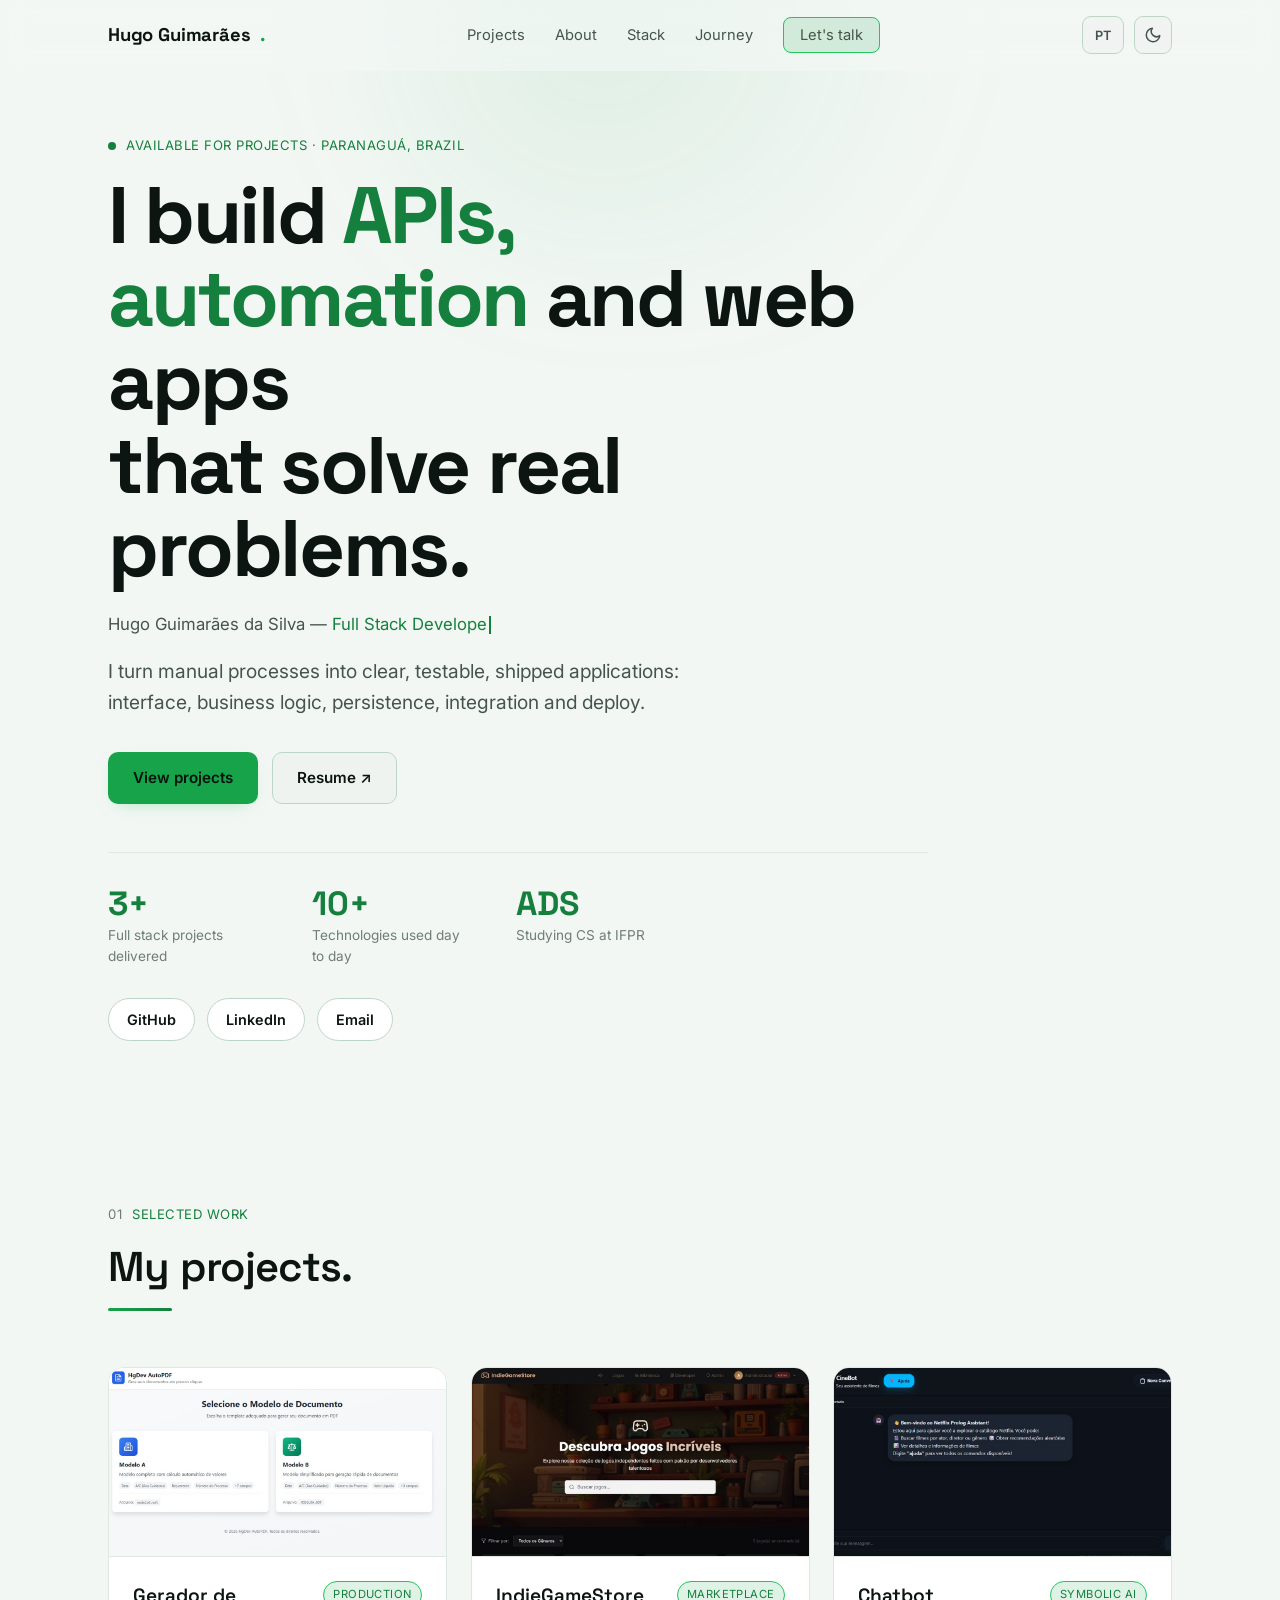
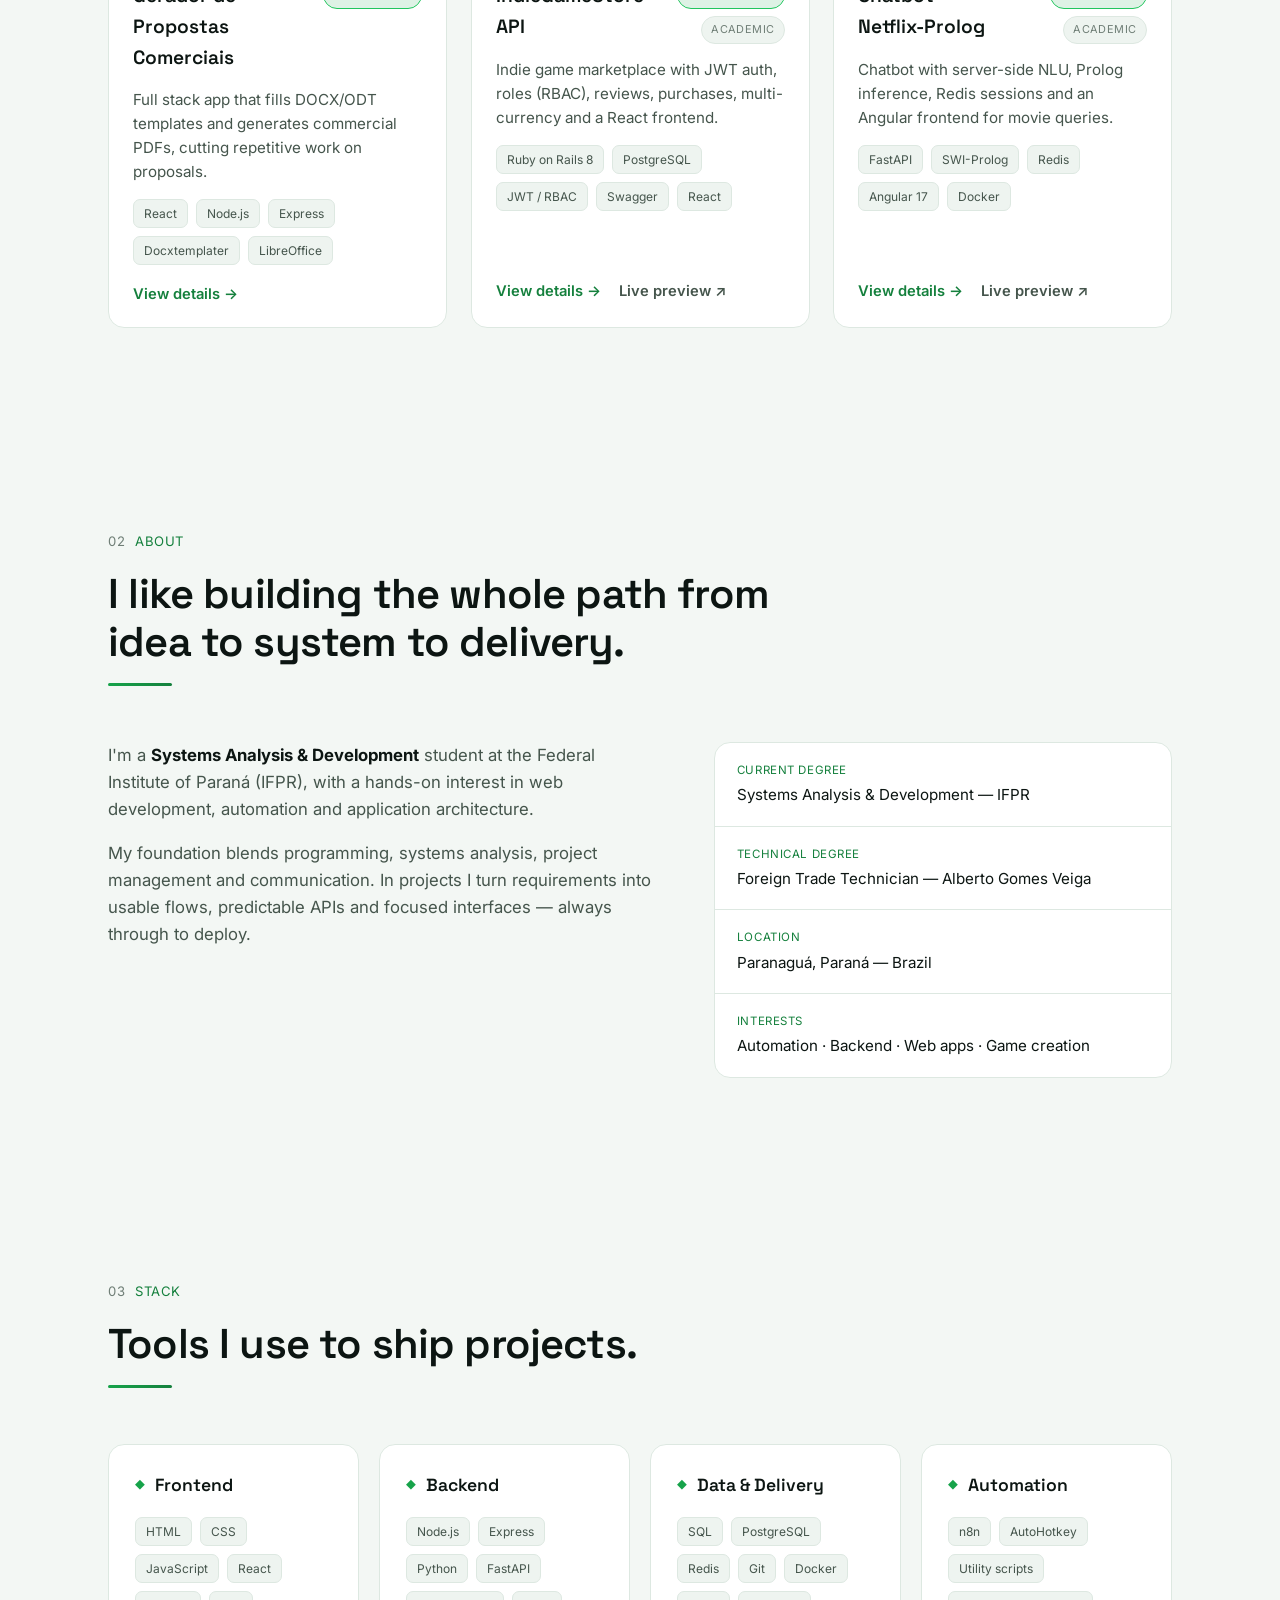
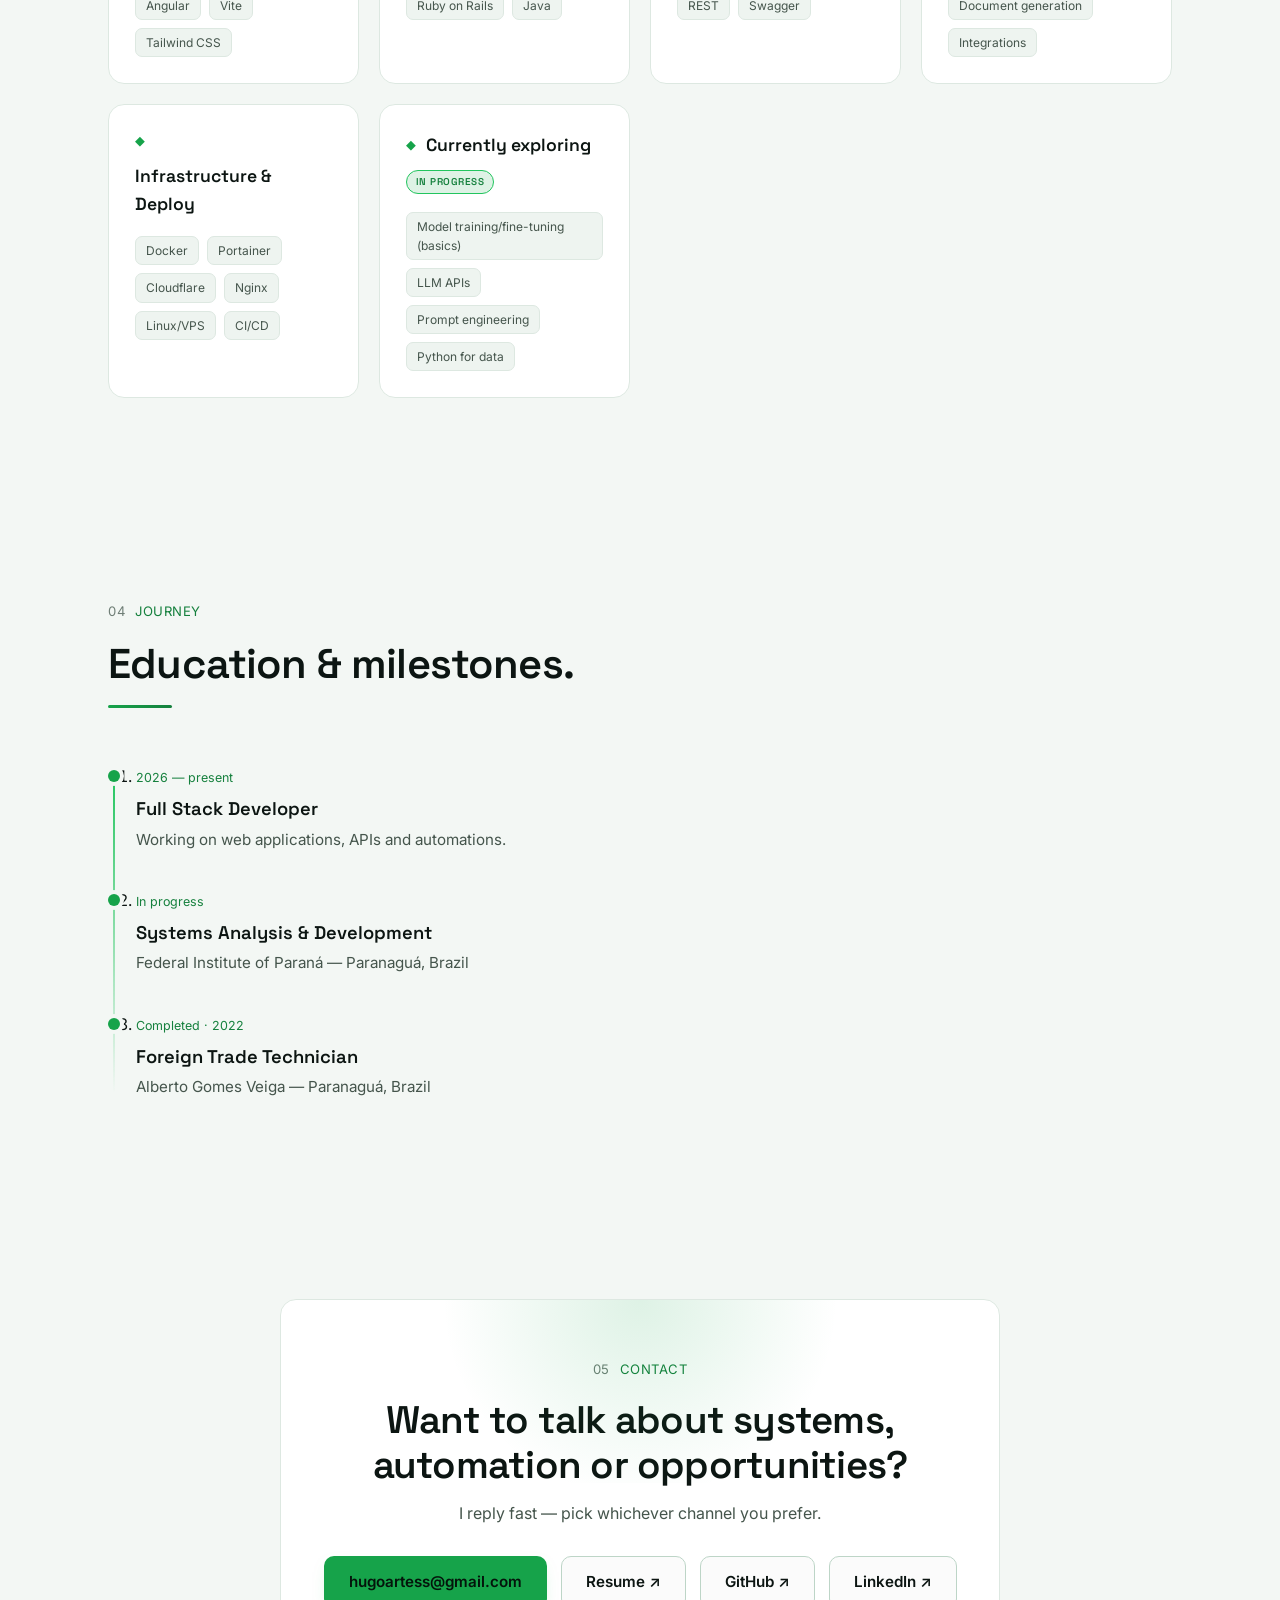
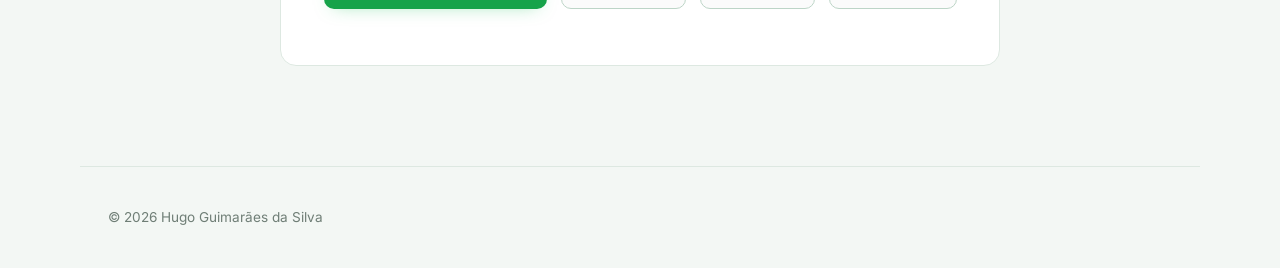
<file: index.html>
<!DOCTYPE html>
<html lang="pt-BR">
<head>
    <meta charset="UTF-8">
    <meta name="viewport" content="width=device-width, initial-scale=1.0">
    <meta name="description" content="Portfólio de Hugo Guimarães da Silva, desenvolvedor full stack focado em sistemas web, automação, APIs e projetos com arquitetura real e deploy.">
    <meta name="author" content="Hugo Guimarães da Silva">
    <meta name="theme-color" content="#0c100e">
    <link rel="canonical" href="https://hugogsilva.dev/">
    <link rel="icon" href="data:image/svg+xml,<svg xmlns='http://www.w3.org/2000/svg' viewBox='0 0 32 32'><rect width='32' height='32' rx='7' fill='%230c100e'/><text x='16' y='23' font-family='Arial,sans-serif' font-size='22' font-weight='bold' text-anchor='middle' fill='%234ade80'>H</text></svg>">
    <link rel="apple-touch-icon" href="apple-touch-icon.png">
    <link rel="manifest" href="site.webmanifest">
    <meta property="og:title" content="Hugo Guimarães da Silva | Full Stack Developer">
    <meta property="og:description" content="Sistemas web, automação de documentos, APIs e projetos completos com frontend, backend e deploy.">
    <meta property="og:type" content="website">
    <meta property="og:url" content="https://hugogsilva.dev/">
    <meta property="og:image" content="https://hugogsilva.dev/og-image.png">
    <meta property="og:image:width" content="1200">
    <meta property="og:image:height" content="630">
    <meta property="og:image:alt" content="Hugo Guimarães da Silva — Desenvolvedor Full Stack">
    <meta name="twitter:card" content="summary_large_image">
    <meta name="twitter:image" content="https://hugogsilva.dev/og-image.png">
    <title>Hugo Guimarães da Silva | Full Stack Developer</title>
    <link rel="preconnect" href="https://fonts.googleapis.com">
    <link rel="preconnect" href="https://fonts.gstatic.com" crossorigin>
    <link href="https://fonts.googleapis.com/css2?family=Space+Grotesk:wght@400;500;600;700&family=Inter:wght@400;500;600;700&display=swap" rel="stylesheet">
    <link rel="stylesheet" href="style.css">
    <script type="application/ld+json">
    {
        "@context": "https://schema.org",
        "@type": "Person",
        "name": "Hugo Guimarães da Silva",
        "jobTitle": "Desenvolvedor Full Stack",
        "url": "https://hugogsilva.dev/",
        "email": "mailto:hugoartess@gmail.com",
        "address": {
            "@type": "PostalAddress",
            "addressLocality": "Paranaguá",
            "addressRegion": "PR",
            "addressCountry": "BR"
        },
        "alumniOf": "Instituto Federal do Paraná (IFPR)",
        "knowsAbout": ["JavaScript", "React", "Node.js", "Python", "Ruby on Rails", "Docker", "Cloudflare", "PostgreSQL", "APIs REST", "Automação"],
        "sameAs": [
            "https://github.com/HugoGsilva",
            "https://linkedin.com/in/hugoGsilvaa"
        ]
    }
    </script>
</head>
<body>
    <div class="scroll-progress" aria-hidden="true"></div>
    <div class="cursor-glow" aria-hidden="true"></div>
    <div class="bg-glow" aria-hidden="true"></div>

    <header class="site-header">
        <nav class="site-nav" aria-label="Navegação principal">
            <a class="brand" href="#inicio">
                Hugo Guimarães<span class="brand-accent">.</span>
            </a>
            <ul class="nav-links">
                <li><a href="#projetos" data-i18n="nav.projects">Projetos</a></li>
                <li><a href="#sobre" data-i18n="nav.about">Sobre</a></li>
                <li><a href="#stack" data-i18n="nav.stack">Stack</a></li>
                <li><a href="#trajetoria" data-i18n="nav.timeline">Trajetória</a></li>
                <li><a class="nav-cta" href="#contato" data-i18n="nav.contact">Vamos conversar</a></li>
            </ul>
            <div class="nav-controls">
                <button class="lang-toggle" aria-label="Mudar idioma">PT</button>
                <button class="theme-toggle" aria-label="Alternar tema">
                    <svg class="icon-sun" viewBox="0 0 24 24" width="18" height="18" fill="none" stroke="currentColor" stroke-width="2" stroke-linecap="round"><circle cx="12" cy="12" r="4"/><path d="M12 2v2M12 20v2M4.9 4.9l1.4 1.4M17.7 17.7l1.4 1.4M2 12h2M20 12h2M4.9 19.1l1.4-1.4M17.7 6.3l1.4-1.4"/></svg>
                    <svg class="icon-moon" viewBox="0 0 24 24" width="18" height="18" fill="none" stroke="currentColor" stroke-width="2" stroke-linecap="round" stroke-linejoin="round"><path d="M21 12.8A9 9 0 1111.2 3 7 7 0 0021 12.8z"/></svg>
                </button>
                <button class="nav-toggle" aria-label="Abrir menu" aria-expanded="false">
                    <span></span><span></span><span></span>
                </button>
            </div>
        </nav>
    </header>

    <main>
        <section id="inicio" class="hero">
            <div class="hero-inner">
                <p class="eyebrow intro"><span class="status-dot"></span><span data-i18n="hero.eyebrow">Disponível para projetos · Paranaguá, PR</span></p>
                <h1 class="hero-title intro" data-i18n="hero.title">Construo <span class="accent">APIs, automações</span> e aplicações web<br>que resolvem problemas reais.</h1>
                <p class="hero-role intro">
                    <span data-i18n="hero.rolePrefix">Hugo Guimarães da Silva — </span><span class="typed" data-i18n-words="hero.roleWords"></span><span class="caret" aria-hidden="true"></span>
                </p>
                <p class="hero-lead intro" data-i18n="hero.lead">
                    Transformo processos manuais em aplicações claras, testáveis e publicadas:
                    interface, regra de negócio, persistência, integração e deploy.
                </p>
                <div class="hero-actions intro">
                    <a class="btn btn-primary" href="#projetos" data-i18n="hero.ctaProjects">Ver projetos</a>
                    <a class="btn btn-ghost" href="curriculo.pdf" target="_blank" rel="noopener noreferrer" data-i18n="hero.ctaResume">Currículo ↗</a>
                </div>
                <ul class="hero-stats intro" aria-label="Resumo">
                    <li><strong data-count="3" data-suffix="+">3+</strong><span data-i18n="hero.stat1">Projetos full stack entregues</span></li>
                    <li><strong data-count="10" data-suffix="+">10+</strong><span data-i18n="hero.stat2">Tecnologias no dia a dia</span></li>
                    <li><strong>ADS</strong><span data-i18n="hero.stat3">Cursando no IFPR</span></li>
                </ul>
                <div class="hero-socials intro" aria-label="Links profissionais">
                    <a href="https://github.com/HugoGsilva" target="_blank" rel="noopener noreferrer">GitHub</a>
                    <a href="https://linkedin.com/in/hugoGsilvaa" target="_blank" rel="noopener noreferrer">LinkedIn</a>
                    <a href="mailto:hugoartess@gmail.com" data-i18n="hero.email">E-mail</a>
                </div>
            </div>
        </section>

        <section id="projetos" class="work-section">
            <div class="section-intro reveal">
                <p class="eyebrow"><span class="num">01</span> <span data-i18n="projects.eyebrow">Trabalhos selecionados</span></p>
                <h2 data-i18n="projects.title">Meus projetos.</h2>
            </div>

            <div class="work-grid">
                <article class="work-card reveal" data-tilt data-project="docx">
                    <div class="work-media">
                        <img src="docx.hugogsilva.jpg" alt="Interface do Gerador de Propostas Comerciais" loading="lazy">
                    </div>
                    <div class="work-body">
                        <div class="work-head">
                            <h3>Gerador de Propostas Comerciais</h3>
                            <span class="work-tag" data-i18n="projects.docx.tag">Produção</span>
                        </div>
                        <p data-i18n="projects.docx.desc">
                            Aplicação full stack que preenche modelos DOCX/ODT e gera PDFs comerciais,
                            reduzindo repetição operacional em propostas.
                        </p>
                        <ul class="tech-tags">
                            <li>React</li><li>Node.js</li><li>Express</li><li>Docxtemplater</li><li>LibreOffice</li>
                        </ul>
                        <div class="work-actions">
                            <button class="work-link work-details-btn" data-i18n="projects.details">Ver detalhes →</button>
                        </div>
                    </div>
                </article>

                <article class="work-card reveal" data-tilt data-project="indie">
                    <div class="work-media">
                        <img src="loja.hugogsilva.dev.jpg" alt="Interface da IndieGameStore" loading="lazy">
                    </div>
                    <div class="work-body">
                        <div class="work-head">
                            <h3>IndieGameStore API</h3>
                            <div class="work-tags-group">
                                <span class="work-tag" data-i18n="projects.indie.tag">Marketplace</span>
                                <span class="work-academic" data-i18n="projects.academic">Acadêmico</span>
                            </div>
                        </div>
                        <p data-i18n="projects.indie.desc">
                            Marketplace de jogos indie com autenticação JWT, papéis (RBAC), reviews,
                            compras, multi-moeda e frontend React.
                        </p>
                        <ul class="tech-tags">
                            <li>Ruby on Rails 8</li><li>PostgreSQL</li><li>JWT / RBAC</li><li>Swagger</li><li>React</li>
                        </ul>
                        <div class="work-actions">
                            <button class="work-link work-details-btn" data-i18n="projects.details">Ver detalhes →</button>
                            <a class="work-link work-live" href="https://loja.hugogsilva.dev/" target="_blank" rel="noopener noreferrer" data-i18n="projects.live">Live preview ↗</a>
                        </div>
                    </div>
                </article>

                <article class="work-card reveal" data-tilt data-project="chatbot">
                    <div class="work-media">
                        <img src="chatbot.jpg" alt="Interface do Chatbot Netflix-Prolog" loading="lazy">
                    </div>
                    <div class="work-body">
                        <div class="work-head">
                            <h3>Chatbot Netflix-Prolog</h3>
                            <div class="work-tags-group">
                                <span class="work-tag" data-i18n="projects.chatbot.tag">IA simbólica</span>
                                <span class="work-academic" data-i18n="projects.academic">Acadêmico</span>
                            </div>
                        </div>
                        <p data-i18n="projects.chatbot.desc">
                            Chatbot com NLU no backend, inferência em Prolog, sessões em Redis e
                            frontend Angular para consultas sobre filmes.
                        </p>
                        <ul class="tech-tags">
                            <li>FastAPI</li><li>SWI-Prolog</li><li>Redis</li><li>Angular 17</li><li>Docker</li>
                        </ul>
                        <div class="work-actions">
                            <button class="work-link work-details-btn" data-i18n="projects.details">Ver detalhes →</button>
                            <a class="work-link work-live" href="https://chat.hugogsilva.dev/" target="_blank" rel="noopener noreferrer" data-i18n="projects.live">Live preview ↗</a>
                        </div>
                    </div>
                </article>
            </div>
        </section>

        <section id="sobre" class="about-section">
            <div class="section-intro reveal">
                <p class="eyebrow"><span class="num">02</span> <span data-i18n="about.eyebrow">Sobre</span></p>
                <h2 data-i18n="about.title">Gosto de construir o caminho inteiro entre ideia, sistema e entrega.</h2>
            </div>

            <div class="about-grid">
                <div class="about-copy reveal">
                    <p data-i18n="about.p1">
                        Sou estudante de <strong>Análise e Desenvolvimento de Sistemas</strong> no Instituto
                        Federal do Paraná, com interesse prático em desenvolvimento web, automação e
                        arquitetura de aplicações.
                    </p>
                    <p data-i18n="about.p2">
                        Minha base mistura programação, análise de sistemas, gerenciamento de projetos e
                        comunicação. Nos projetos, transformo requisitos em fluxos utilizáveis, APIs
                        previsíveis e interfaces objetivas — sempre até o deploy.
                    </p>
                </div>

                <dl class="facts-list reveal">
                    <div>
                        <dt data-i18n="about.fact1.t">Formação atual</dt>
                        <dd data-i18n="about.fact1.d">Análise e Desenvolvimento de Sistemas — IFPR</dd>
                    </div>
                    <div>
                        <dt data-i18n="about.fact2.t">Formação técnica</dt>
                        <dd data-i18n="about.fact2.d">Técnico em Comércio Exterior — Alberto Gomes Veiga</dd>
                    </div>
                    <div>
                        <dt data-i18n="about.fact3.t">Localização</dt>
                        <dd data-i18n="about.fact3.d">Paranaguá, Paraná — Brasil</dd>
                    </div>
                    <div>
                        <dt data-i18n="about.fact4.t">Interesses</dt>
                        <dd data-i18n="about.fact4.d">Automação · Backend · Web apps · Criação de jogos</dd>
                    </div>
                </dl>
            </div>
        </section>

        <section id="stack" class="stack-section">
            <div class="section-intro reveal">
                <p class="eyebrow"><span class="num">03</span> <span data-i18n="stack.eyebrow">Stack</span></p>
                <h2 data-i18n="stack.title">Ferramentas que uso para fazer projetos.</h2>
            </div>

            <div class="stack-grid">
                <article class="stack-card reveal">
                    <h3><span class="stack-icon">◆</span> Frontend</h3>
                    <ul class="tech-tags">
                        <li>HTML</li><li>CSS</li><li>JavaScript</li><li>React</li><li>Angular</li><li>Vite</li><li>Tailwind CSS</li>
                    </ul>
                </article>
                <article class="stack-card reveal">
                    <h3><span class="stack-icon">◆</span> Backend</h3>
                    <ul class="tech-tags">
                        <li>Node.js</li><li>Express</li><li>Python</li><li>FastAPI</li><li>Ruby on Rails</li><li>Java</li>
                    </ul>
                </article>
                <article class="stack-card reveal">
                    <h3><span class="stack-icon">◆</span> <span data-i18n="stack.data">Dados &amp; Entrega</span></h3>
                    <ul class="tech-tags">
                        <li>SQL</li><li>PostgreSQL</li><li>Redis</li><li>Git</li><li>Docker</li><li>REST</li><li>Swagger</li>
                    </ul>
                </article>
                <article class="stack-card reveal">
                    <h3><span class="stack-icon">◆</span> <span data-i18n="stack.automation">Automação</span></h3>
                    <ul class="tech-tags">
                        <li>n8n</li><li>AutoHotkey</li><li data-i18n="stack.scripts">Scripts utilitários</li><li data-i18n="stack.docgen">Geração de documentos</li><li data-i18n="stack.integrations">Integrações</li>
                    </ul>
                </article>
                <article class="stack-card reveal">
                    <h3><span class="stack-icon">◆</span> <span data-i18n="stack.infra">Infraestrutura &amp; Deploy</span></h3>
                    <ul class="tech-tags">
                        <li>Docker</li><li>Portainer</li><li>Cloudflare</li><li>Nginx</li><li>Linux/VPS</li><li>CI/CD</li>
                    </ul>
                </article>
                <article class="stack-card reveal">
                    <h3><span class="stack-icon">◆</span> <span data-i18n="stack.exploring">Explorando agora</span> <span class="stack-badge" data-i18n="stack.wip">em andamento</span></h3>
                    <ul class="tech-tags">
                        <li data-i18n="stack.ai.training">Treinamento/fine-tuning (noções)</li><li data-i18n="stack.ai.llm">APIs de LLM</li><li data-i18n="stack.ai.prompt">Prompt engineering</li><li data-i18n="stack.ai.python">Python p/ dados</li>
                    </ul>
                </article>
            </div>
        </section>

        <section id="trajetoria" class="timeline-section">
            <div class="section-intro reveal">
                <p class="eyebrow"><span class="num">04</span> <span data-i18n="timeline.eyebrow">Trajetória</span></p>
                <h2 data-i18n="timeline.title">Formação e marcos.</h2>
            </div>

            <ol class="timeline">
                <li class="reveal">
                    <span class="timeline-dot"></span>
                    <div class="timeline-period" data-i18n="timeline.t1.period">2026 — atual</div>
                    <h3 data-i18n="timeline.t1.title">Desenvolvedor Full Stack</h3>
                    <p data-i18n="timeline.t1.desc">Trabalhando no desenvolvimento de aplicações web, APIs e automações.</p>
                </li>
                <li class="reveal">
                    <span class="timeline-dot"></span>
                    <div class="timeline-period" data-i18n="timeline.t2.period">Em andamento</div>
                    <h3 data-i18n="timeline.t2.title">Análise e Desenvolvimento de Sistemas</h3>
                    <p data-i18n="timeline.t2.desc">Instituto Federal do Paraná — Paranaguá, PR</p>
                </li>
                <li class="reveal">
                    <span class="timeline-dot"></span>
                    <div class="timeline-period" data-i18n="timeline.t3.period">Concluído · 2022</div>
                    <h3 data-i18n="timeline.t3.title">Técnico em Comércio Exterior</h3>
                    <p data-i18n="timeline.t3.desc">Alberto Gomes Veiga — Paranaguá, PR</p>
                </li>
            </ol>
        </section>

        <section id="contato" class="contact-section">
            <div class="contact-inner reveal">
                <p class="eyebrow"><span class="num">05</span> <span data-i18n="contact.eyebrow">Contato</span></p>
                <h2 data-i18n="contact.title">Quer conversar sobre sistemas, automação ou oportunidades?</h2>
                <p class="contact-lead" data-i18n="contact.lead">Respondo rápido — escolha o canal que preferir.</p>
                <div class="contact-links">
                    <a class="btn btn-primary" href="mailto:hugoartess@gmail.com">hugoartess@gmail.com</a>
                    <a class="btn btn-ghost" href="curriculo.pdf" target="_blank" rel="noopener noreferrer" data-i18n="hero.ctaResume">Currículo ↗</a>
                    <a class="btn btn-ghost" href="https://github.com/HugoGsilva" target="_blank" rel="noopener noreferrer">GitHub ↗</a>
                    <a class="btn btn-ghost" href="https://linkedin.com/in/hugoGsilvaa" target="_blank" rel="noopener noreferrer">LinkedIn ↗</a>
                </div>
            </div>
        </section>
    </main>

    <footer class="site-footer">
        <p data-i18n="footer.copy">© 2026 Hugo Guimarães da Silva</p>
    </footer>

    <div class="modal" id="project-modal" aria-hidden="true" role="dialog" aria-modal="true" aria-labelledby="modal-title">
        <div class="modal-backdrop" data-close></div>
        <div class="modal-panel" role="document">
            <button class="modal-close" data-close aria-label="Fechar">&times;</button>
            <div class="modal-content"></div>
        </div>
    </div>

    <script src="script.js"></script>
</body>
</html>
</file>
<file: style.css>
/* ============================================================
   Hugo G. Silva — Portfólio
   Tema escuro + acento verde. Mix de Tajmirul / Sagar / Harshit.
   ============================================================ */

:root {
    --bg:            #0c100e;
    --bg-soft:       #111715;
    --surface:       #151b19;
    --surface-2:     #1b2320;
    --border:        #242e2a;
    --border-strong: #31403a;

    --text:          #eaf0ec;
    --text-soft:     #aab6b0;
    --text-dim:      #717f78;

    --green:         #22c55e;
    --green-bright:  #4ade80;
    --green-deep:    #16a34a;
    --green-glow:    rgba(34, 197, 94, 0.13);

    --header-bg:     rgba(7, 9, 10, 0.6);
    --header-bg-on:  rgba(7, 9, 10, 0.85);
    --ghost-bg:      rgba(255, 255, 255, 0.02);
    --card-shadow:   rgba(0, 0, 0, 0.8);

    --radius:        16px;
    --radius-sm:     10px;
    --maxw:          1120px;
    --ease:          cubic-bezier(0.22, 1, 0.36, 1);

    --font-display:  "Space Grotesk", system-ui, sans-serif;
    --font-body:     "Inter", system-ui, sans-serif;
    --font-mono:     "JetBrains Mono", ui-monospace, monospace;
}

/* ---------- Light theme ---------- */
:root[data-theme="light"] {
    --bg:            #f3f7f4;
    --bg-soft:       #ffffff;
    --surface:       #ffffff;
    --surface-2:     #eef4f0;
    --border:        #dde8e1;
    --border-strong: #bdd5c7;

    --text:          #0c1512;
    --text-soft:     #45554c;
    --text-dim:      #6f7e76;

    --green:         #16a34a;
    --green-bright:  #15803d;
    --green-deep:    #22c55e;
    --green-glow:    rgba(22, 163, 74, 0.14);

    --header-bg:     rgba(243, 247, 244, 0.65);
    --header-bg-on:  rgba(243, 247, 244, 0.9);
    --ghost-bg:      rgba(0, 0, 0, 0.015);
    --card-shadow:   rgba(20, 50, 35, 0.16);
}
:root[data-theme="light"] .hero-title .accent {
    -webkit-text-fill-color: initial;
    background: none;
    color: var(--green-bright);
}
:root { color-scheme: dark; }
:root[data-theme="light"] { color-scheme: light; }

* { margin: 0; padding: 0; box-sizing: border-box; }

html { scroll-behavior: smooth; scroll-padding-top: 90px; }

body {
    font-family: var(--font-body);
    background: var(--bg);
    color: var(--text);
    line-height: 1.6;
    -webkit-font-smoothing: antialiased;
    overflow-x: hidden;
    transition: background 0.4s ease, color 0.4s ease;
}

a { color: inherit; text-decoration: none; }
img { display: block; max-width: 100%; }
ul { list-style: none; }

::selection { background: var(--green); color: #04140b; }

/* ---------- Background decorations ---------- */
.bg-glow {
    position: fixed;
    top: -30vh; left: 50%;
    width: 70vw; height: 65vh;
    z-index: -1;
    pointer-events: none;
    background: radial-gradient(circle, var(--green-glow) 0%, transparent 65%);
    filter: blur(60px);
    opacity: 0.5;
    transform: translateX(-50%);
    animation: auroraMain 16s ease-in-out infinite alternate;
}
.bg-glow::after {
    content: "";
    position: absolute;
    top: 15%; left: 8%;
    width: 65%; height: 80%;
    background: radial-gradient(circle, var(--green-glow) 0%, transparent 60%);
    filter: blur(50px);
    opacity: 0.6;
    animation: auroraSecond 22s ease-in-out infinite alternate;
}
@keyframes auroraMain {
    0%   { transform: translateX(-50%) translateY(0) scale(1);      opacity: 0.4; }
    100% { transform: translateX(-50%) translateY(6vh) scale(1.15); opacity: 0.6; }
}
@keyframes auroraSecond {
    0%   { transform: translate(0, 0) scale(1);         opacity: 0.35; }
    50%  { transform: translate(22%, 8%) scale(1.2);    opacity: 0.6; }
    100% { transform: translate(-12%, -5%) scale(0.95); opacity: 0.4; }
}

/* ---------- Layout helpers ---------- */
section {
    max-width: var(--maxw);
    margin: 0 auto;
    padding: 100px 28px;
}

.eyebrow {
    font-family: var(--font-body);
    font-size: 0.82rem;
    letter-spacing: 0.04em;
    color: var(--green-bright);
    text-transform: uppercase;
    display: inline-flex;
    align-items: center;
    gap: 10px;
    margin-bottom: 18px;
}
.eyebrow .num { color: var(--text-dim); }

.status-dot {
    width: 8px; height: 8px;
    border-radius: 50%;
    background: var(--green-bright);
    box-shadow: 0 0 0 0 var(--green);
    animation: pulse 2.2s infinite;
}
@keyframes pulse {
    0%   { box-shadow: 0 0 0 0 rgba(74, 222, 128, 0.6); }
    70%  { box-shadow: 0 0 0 9px rgba(74, 222, 128, 0); }
    100% { box-shadow: 0 0 0 0 rgba(74, 222, 128, 0); }
}

.section-intro { max-width: 720px; margin-bottom: 56px; }
.section-intro h2 {
    font-family: var(--font-display);
    font-size: clamp(1.7rem, 4vw, 2.6rem);
    font-weight: 600;
    line-height: 1.15;
    letter-spacing: -0.02em;
    position: relative;
    padding-bottom: 20px;
}
.section-intro h2::after {
    content: "";
    position: absolute;
    left: 0; bottom: 0;
    width: 64px; height: 3px;
    border-radius: 3px;
    background: linear-gradient(90deg, var(--green), var(--green-bright));
    transform: scaleX(0);
    transform-origin: left;
    transition: transform 0.7s var(--ease) 0.2s;
}
.section-intro.is-visible h2::after { transform: scaleX(1); }

/* ---------- Buttons ---------- */
.btn {
    display: inline-flex;
    align-items: center;
    justify-content: center;
    gap: 8px;
    padding: 13px 24px;
    border-radius: var(--radius-sm);
    font-weight: 600;
    font-size: 0.95rem;
    transition: transform 0.25s var(--ease), background 0.25s, border-color 0.25s, box-shadow 0.25s;
    border: 1px solid transparent;
    cursor: pointer;
}
.btn-primary {
    background: var(--green);
    color: #04140b;
    box-shadow: 0 6px 18px -10px rgba(34, 197, 94, 0.5);
}
.btn-primary:hover {
    background: var(--green-bright);
    transform: translateY(-2px);
    box-shadow: 0 10px 24px -12px rgba(34, 197, 94, 0.55);
}
.btn-ghost {
    border-color: var(--border-strong);
    color: var(--text);
    background: var(--ghost-bg);
}
.btn-ghost:hover {
    border-color: var(--green);
    color: var(--green-bright);
    transform: translateY(-2px);
}

/* ---------- Header / Nav ---------- */
.site-header {
    position: sticky;
    top: 0;
    z-index: 50;
    backdrop-filter: blur(14px);
    background: var(--header-bg);
    border-bottom: 1px solid transparent;
    transition: border-color 0.3s, background 0.3s;
}
.site-header.scrolled {
    border-bottom-color: var(--border);
    background: var(--header-bg-on);
}
.site-nav {
    max-width: var(--maxw);
    margin: 0 auto;
    padding: 16px 28px;
    display: flex;
    align-items: center;
    justify-content: space-between;
}
.brand {
    font-family: var(--font-display);
    font-weight: 700;
    font-size: 1.15rem;
    display: inline-flex;
    align-items: center;
    gap: 10px;
    letter-spacing: -0.01em;
}
.brand-mark {
    font-family: var(--font-body);
    color: var(--green);
    font-size: 0.95rem;
    border: 1px solid var(--border-strong);
    border-radius: 8px;
    padding: 2px 8px;
}
.brand-accent { color: var(--green); }

.nav-links {
    display: flex;
    align-items: center;
    gap: 30px;
}
.nav-links a {
    font-size: 0.92rem;
    color: var(--text-soft);
    transition: color 0.2s;
    position: relative;
}
.nav-links a:not(.nav-cta)::after {
    content: "";
    position: absolute;
    left: 0; bottom: -5px;
    width: 0; height: 2px;
    background: var(--green);
    transition: width 0.3s var(--ease);
}
.nav-links a:not(.nav-cta):hover,
.nav-links a:not(.nav-cta).active { color: var(--text); }
.nav-links a:not(.nav-cta):hover::after,
.nav-links a:not(.nav-cta).active::after { width: 100%; }
.nav-cta {
    padding: 8px 16px;
    border: 1px solid var(--green-deep);
    border-radius: 8px;
    color: var(--green-bright);
    background: var(--green-glow);
}
.nav-cta:hover { background: var(--green); color: #04140b; }

.nav-controls {
    display: flex;
    align-items: center;
    gap: 10px;
}
.lang-toggle,
.theme-toggle {
    display: inline-flex;
    align-items: center;
    justify-content: center;
    height: 38px;
    border: 1px solid var(--border-strong);
    background: var(--ghost-bg);
    color: var(--text-soft);
    border-radius: 9px;
    cursor: pointer;
    transition: color 0.2s, border-color 0.2s, background 0.2s, transform 0.2s;
    font-family: var(--font-body);
}
.lang-toggle { width: 42px; font-size: 0.8rem; font-weight: 600; letter-spacing: 0.03em; }
.theme-toggle { width: 38px; }
.lang-toggle:hover,
.theme-toggle:hover {
    color: var(--green-bright);
    border-color: var(--green);
    transform: translateY(-2px);
}
.theme-toggle svg { display: none; }
.theme-toggle .icon-sun { display: block; }
:root[data-theme="light"] .theme-toggle .icon-sun { display: none; }
:root[data-theme="light"] .theme-toggle .icon-moon { display: block; }

.nav-toggle {
    display: none;
    flex-direction: column;
    gap: 5px;
    background: none;
    border: 0;
    cursor: pointer;
    padding: 6px;
}
.nav-toggle span {
    width: 24px; height: 2px;
    background: var(--text);
    border-radius: 2px;
    transition: transform 0.3s, opacity 0.3s;
}

/* ---------- Hero ---------- */
.hero {
    min-height: calc(100vh - 70px);
    display: flex;
    align-items: center;
    padding-top: 60px;
    padding-bottom: 60px;
}
.hero-inner { max-width: 820px; }
.hero-title {
    font-family: var(--font-display);
    font-weight: 700;
    font-size: clamp(2.6rem, 7vw, 5rem);
    line-height: 1.04;
    letter-spacing: -0.03em;
    margin-bottom: 22px;
}
.hero-title .accent {
    color: var(--green);
    position: relative;
    background: linear-gradient(120deg, var(--green-bright), var(--green-deep));
    -webkit-background-clip: text;
    background-clip: text;
    -webkit-text-fill-color: transparent;
}
.hero-role {
    font-family: var(--font-body);
    font-size: clamp(0.9rem, 2vw, 1.05rem);
    color: var(--text-soft);
    margin-bottom: 18px;
}
.hero-lead {
    font-size: clamp(1rem, 2.2vw, 1.2rem);
    color: var(--text-soft);
    max-width: 620px;
    margin-bottom: 34px;
}
.hero-actions {
    display: flex;
    gap: 14px;
    flex-wrap: wrap;
    margin-bottom: 48px;
}
.hero-stats {
    display: flex;
    gap: 44px;
    flex-wrap: wrap;
    padding-top: 34px;
    border-top: 1px solid var(--border);
    margin-bottom: 30px;
}
.hero-stats li { display: flex; flex-direction: column; gap: 4px; }
.hero-stats strong {
    font-family: var(--font-display);
    font-size: 2.1rem;
    font-weight: 700;
    color: var(--green-bright);
    line-height: 1;
}
.hero-stats span {
    font-size: 0.85rem;
    color: var(--text-dim);
    max-width: 160px;
}
.hero-socials {
    display: flex;
    gap: 12px;
    flex-wrap: wrap;
}
.hero-socials a {
    font-size: 0.9rem;
    font-weight: 600;
    color: var(--text);
    padding: 9px 18px;
    border: 1px solid var(--border-strong);
    border-radius: 100px;
    background: var(--surface);
    transition: color 0.2s, border-color 0.2s, background 0.2s, transform 0.2s;
}
.hero-socials a:hover {
    color: var(--green-bright);
    border-color: var(--green);
    background: var(--surface-2);
    transform: translateY(-2px);
}

/* ---------- Projects ---------- */
.work-grid {
    display: grid;
    grid-template-columns: repeat(auto-fit, minmax(min(100%, 330px), 1fr));
    gap: 24px;
}
.work-card {
    background: var(--surface);
    border: 1px solid var(--border);
    border-radius: var(--radius);
    overflow: hidden;
    display: flex;
    flex-direction: column;
    transition: transform 0.4s var(--ease), border-color 0.4s, box-shadow 0.4s;
}
.work-card:hover {
    transform: translateY(-6px);
    border-color: var(--border-strong);
    box-shadow: 0 24px 48px -24px var(--card-shadow), 0 0 0 1px var(--green-glow);
}
.work-media {
    position: relative;
    aspect-ratio: 16 / 9;
    overflow: hidden;
    border-bottom: 1px solid var(--border);
    background: var(--bg-soft);
}
.work-media img {
    width: 100%; height: 100%;
    object-fit: cover;
    object-position: top center;
    transition: transform 0.6s var(--ease);
}
.work-card:hover .work-media img { transform: scale(1.05); }
.work-body {
    padding: 24px;
    display: flex;
    flex-direction: column;
    gap: 14px;
    flex: 1;
}
.work-head {
    display: flex;
    align-items: flex-start;
    justify-content: space-between;
    gap: 12px;
}
.work-head h3 {
    font-family: var(--font-display);
    font-size: 1.2rem;
    font-weight: 600;
}
.work-tags-group {
    display: flex;
    align-items: center;
    gap: 7px;
    flex-wrap: wrap;
    justify-content: flex-end;
}
.work-tag {
    font-family: var(--font-body);
    font-size: 0.7rem;
    text-transform: uppercase;
    letter-spacing: 0.04em;
    color: var(--green-bright);
    background: var(--green-glow);
    border: 1px solid var(--green-deep);
    padding: 4px 9px;
    border-radius: 100px;
    white-space: nowrap;
}
.work-academic {
    font-family: var(--font-body);
    font-size: 0.68rem;
    text-transform: uppercase;
    letter-spacing: 0.04em;
    color: var(--text-dim);
    background: var(--surface-2);
    border: 1px solid var(--border);
    padding: 4px 9px;
    border-radius: 100px;
    white-space: nowrap;
}
.work-body p { color: var(--text-soft); font-size: 0.95rem; }

.tech-tags {
    display: flex;
    flex-wrap: wrap;
    gap: 8px;
}
.tech-tags li {
    font-family: var(--font-body);
    font-size: 0.75rem;
    color: var(--text-soft);
    background: var(--surface-2);
    border: 1px solid var(--border);
    padding: 4px 10px;
    border-radius: 7px;
}
.work-actions {
    margin-top: auto;
    padding-top: 6px;
    display: flex;
    align-items: center;
    gap: 18px;
    flex-wrap: wrap;
}
.work-link {
    font-weight: 600;
    font-size: 0.92rem;
    color: var(--green-bright);
    transition: color 0.2s, opacity 0.2s;
}
.work-link:hover { color: var(--green); }
.work-details-btn {
    background: none;
    border: 0;
    cursor: pointer;
    font-family: var(--font-body);
    padding: 0;
}
.work-live { color: var(--text-soft); }
.work-live:hover { color: var(--green-bright); }

/* ---------- About ---------- */
.about-grid {
    display: grid;
    grid-template-columns: 1.2fr 1fr;
    gap: 56px;
    align-items: start;
}
.about-copy p { color: var(--text-soft); margin-bottom: 18px; font-size: 1.05rem; }
.about-copy strong { color: var(--text); }
.facts-list {
    display: grid;
    gap: 0;
    border: 1px solid var(--border);
    border-radius: var(--radius);
    overflow: hidden;
    background: var(--surface);
}
.facts-list > div {
    padding: 18px 22px;
    border-bottom: 1px solid var(--border);
}
.facts-list > div:last-child { border-bottom: 0; }
.facts-list dt {
    font-family: var(--font-body);
    font-size: 0.72rem;
    text-transform: uppercase;
    letter-spacing: 0.05em;
    color: var(--green-bright);
    margin-bottom: 4px;
}
.facts-list dd { color: var(--text); font-size: 0.95rem; }

/* ---------- Stack ---------- */
.stack-grid {
    display: grid;
    grid-template-columns: repeat(auto-fit, minmax(min(100%, 250px), 1fr));
    gap: 20px;
}
.stack-card {
    background: var(--surface);
    border: 1px solid var(--border);
    border-radius: var(--radius);
    padding: 26px;
    transition: transform 0.35s var(--ease), border-color 0.35s;
}
.stack-card:hover { transform: translateY(-4px); border-color: var(--border-strong); }
.stack-card h3 {
    font-family: var(--font-display);
    font-size: 1.1rem;
    font-weight: 600;
    margin-bottom: 18px;
    display: flex;
    align-items: center;
    gap: 10px;
}
.stack-icon { color: var(--green); font-size: 0.8rem; }
.stack-card h3 { flex-wrap: wrap; }
.stack-badge {
    font-size: 0.62rem;
    font-weight: 600;
    text-transform: uppercase;
    letter-spacing: 0.05em;
    color: var(--green-bright);
    background: var(--green-glow);
    border: 1px solid var(--green-deep);
    padding: 3px 9px;
    border-radius: 100px;
}

/* ---------- Timeline ---------- */
.timeline {
    position: relative;
    padding-left: 28px;
    display: grid;
    gap: 36px;
}
.timeline::before {
    content: "";
    position: absolute;
    left: 5px; top: 6px; bottom: 6px;
    width: 2px;
    background: linear-gradient(var(--green-deep), transparent);
}
.timeline li { position: relative; }
.timeline-dot {
    position: absolute;
    left: -28px; top: 6px;
    width: 12px; height: 12px;
    border-radius: 50%;
    background: var(--green);
    box-shadow: 0 0 0 4px var(--bg);
}
.timeline-period {
    font-family: var(--font-body);
    font-size: 0.78rem;
    color: var(--green-bright);
    margin-bottom: 6px;
}
.timeline h3 {
    font-family: var(--font-display);
    font-size: 1.15rem;
    font-weight: 600;
    margin-bottom: 4px;
}
.timeline p { color: var(--text-soft); font-size: 0.95rem; }

/* ---------- Contact ---------- */
.contact-section { text-align: center; }
.contact-inner {
    max-width: 720px;
    margin: 0 auto;
    background: var(--surface);
    border: 1px solid var(--border);
    border-radius: var(--radius);
    padding: 56px 36px;
    position: relative;
    overflow: hidden;
}
.contact-inner::before {
    content: "";
    position: absolute;
    top: -50%; left: 50%;
    transform: translateX(-50%);
    width: 60%; height: 100%;
    background: radial-gradient(circle, var(--green-glow), transparent 70%);
    pointer-events: none;
}
.contact-inner .eyebrow { justify-content: center; }
.contact-inner h2 {
    font-family: var(--font-display);
    font-size: clamp(1.6rem, 4vw, 2.4rem);
    font-weight: 600;
    letter-spacing: -0.02em;
    line-height: 1.15;
    margin-bottom: 14px;
}
.contact-lead { color: var(--text-soft); margin-bottom: 30px; }
.contact-links {
    display: flex;
    gap: 14px;
    flex-wrap: wrap;
    justify-content: center;
}

/* ---------- Footer ---------- */
.site-footer {
    max-width: var(--maxw);
    margin: 0 auto;
    padding: 40px 28px;
    border-top: 1px solid var(--border);
    display: flex;
    justify-content: space-between;
    flex-wrap: wrap;
    gap: 10px;
    color: var(--text-dim);
    font-size: 0.85rem;
}
.footer-note { color: var(--text-dim); }

/* ---------- Project modal ---------- */
.modal {
    position: fixed;
    inset: 0;
    z-index: 200;
    display: flex;
    align-items: center;
    justify-content: center;
    padding: 24px;
    opacity: 0;
    visibility: hidden;
    transition: opacity 0.3s ease, visibility 0.3s ease;
}
.modal.open { opacity: 1; visibility: visible; }
.modal-backdrop {
    position: absolute;
    inset: 0;
    background: rgba(2, 6, 4, 0.7);
    backdrop-filter: blur(6px);
}
.modal-panel {
    position: relative;
    width: min(720px, 100%);
    max-height: 86vh;
    overflow-y: auto;
    background: var(--bg-soft);
    border: 1px solid var(--border-strong);
    border-radius: var(--radius);
    padding: 38px;
    transform: translateY(20px) scale(0.98);
    transition: transform 0.35s var(--ease);
    box-shadow: 0 40px 80px -30px rgba(0, 0, 0, 0.7);
}
.modal.open .modal-panel { transform: none; }
.modal-close {
    position: absolute;
    top: 16px; right: 18px;
    width: 38px; height: 38px;
    border-radius: 50%;
    border: 1px solid var(--border);
    background: var(--surface);
    color: var(--text-soft);
    font-size: 1.5rem;
    line-height: 1;
    cursor: pointer;
    transition: color 0.2s, border-color 0.2s, transform 0.2s;
}
.modal-close:hover { color: var(--green-bright); border-color: var(--green); transform: rotate(90deg); }
.modal-content .modal-tag {
    font-family: var(--font-body);
    font-size: 0.72rem;
    text-transform: uppercase;
    letter-spacing: 0.05em;
    color: var(--green-bright);
}
.modal-content h2 {
    font-family: var(--font-display);
    font-size: clamp(1.5rem, 4vw, 2rem);
    font-weight: 600;
    letter-spacing: -0.02em;
    margin: 6px 0 18px;
}
.modal-block { margin-bottom: 22px; }
.modal-block h4 {
    font-family: var(--font-body);
    font-size: 0.78rem;
    text-transform: uppercase;
    letter-spacing: 0.05em;
    color: var(--green-bright);
    margin-bottom: 8px;
}
.modal-block p { color: var(--text-soft); }
.modal-block ul { display: grid; gap: 7px; }
.modal-block ul li {
    color: var(--text-soft);
    padding-left: 20px;
    position: relative;
}
.modal-block ul li::before {
    content: "▸";
    position: absolute;
    left: 0;
    color: var(--green);
}
.modal-tech { display: flex; flex-wrap: wrap; gap: 8px; }
.modal-tech li {
    font-family: var(--font-body);
    font-size: 0.75rem;
    color: var(--text-soft);
    background: var(--surface-2);
    border: 1px solid var(--border);
    padding: 4px 10px;
    border-radius: 7px;
    padding-left: 10px;
}
.modal-tech li::before { content: none; }
.modal-cta { margin-top: 8px; }
body.modal-open { overflow: hidden; }

/* ---------- Scroll progress bar ---------- */
.scroll-progress {
    position: fixed;
    top: 0; left: 0;
    height: 3px;
    width: 0%;
    z-index: 100;
    background: linear-gradient(90deg, var(--green-deep), var(--green));
    transition: width 0.1s linear;
}

/* ---------- Cursor spotlight ---------- */
.cursor-glow {
    position: fixed;
    top: 0; left: 0;
    width: 480px; height: 480px;
    border-radius: 50%;
    z-index: -1;
    pointer-events: none;
    background: radial-gradient(circle, var(--green-glow) 0%, transparent 65%);
    transform: translate3d(-50%, -50%, 0);
    opacity: 0;
    transition: opacity 0.4s ease;
    will-change: left, top;
}
body.cursor-active .cursor-glow { opacity: 1; }

/* ---------- Typed role + caret ---------- */
.caret {
    display: inline-block;
    width: 2px;
    height: 1.05em;
    background: var(--green-bright);
    margin-left: 2px;
    vertical-align: text-bottom;
    animation: blink 1s steps(1) infinite;
}
@keyframes blink { 50% { opacity: 0; } }
.typed { color: var(--green-bright); }

/* ---------- Card 3D tilt ---------- */
.work-grid { perspective: 1200px; }
.work-card[data-tilt] {
    transform-style: preserve-3d;
    will-change: transform;
}

/* ---------- Scroll reveal ---------- */
.reveal {
    opacity: 0;
    transform: translateY(24px);
    transition: opacity 0.7s var(--ease), transform 0.7s var(--ease);
}
.reveal.is-visible {
    opacity: 1;
    transform: none;
}

/* ---------- Hero cinematic intro ---------- */
.intro {
    opacity: 0;
    will-change: transform, opacity;
    animation: introUp 0.85s var(--ease) both;
}
@keyframes introUp {
    from { opacity: 0; transform: translateY(24px); filter: blur(6px); }
    to   { opacity: 1; transform: none;             filter: blur(0); }
}
.hero-inner > .intro:nth-child(1) { animation-delay: 0.10s; }
.hero-inner > .intro:nth-child(2) { animation-delay: 0.20s; }
.hero-inner > .intro:nth-child(3) { animation-delay: 0.30s; }
.hero-inner > .intro:nth-child(4) { animation-delay: 0.40s; }
.hero-inner > .intro:nth-child(5) { animation-delay: 0.50s; }
.hero-inner > .intro:nth-child(6) { animation-delay: 0.60s; }
.hero-inner > .intro:nth-child(7) { animation-delay: 0.70s; }

/* ---------- Responsive ---------- */
@media (max-width: 860px) {
    .about-grid { grid-template-columns: 1fr; gap: 32px; }
    section { padding: 80px 22px; }
}

@media (max-width: 680px) {
    .nav-toggle { display: flex; }
    .nav-links {
        position: fixed;
        inset: 70px 0 auto 0;
        flex-direction: column;
        align-items: stretch;
        gap: 0;
        background: var(--bg-soft);
        border-bottom: 1px solid var(--border);
        padding: 12px 22px 22px;
        transform: translateY(-130%);
        transition: transform 0.4s var(--ease);
    }
    .nav-links.open { transform: translateY(0); }
    .nav-links li { border-bottom: 1px solid var(--border); }
    .nav-links li:last-child { border-bottom: 0; padding-top: 12px; }
    .nav-links a:not(.nav-cta) { display: block; padding: 14px 0; }
    .nav-cta { display: inline-block; text-align: center; }
    .nav-toggle[aria-expanded="true"] span:nth-child(1) { transform: translateY(7px) rotate(45deg); }
    .nav-toggle[aria-expanded="true"] span:nth-child(2) { opacity: 0; }
    .nav-toggle[aria-expanded="true"] span:nth-child(3) { transform: translateY(-7px) rotate(-45deg); }

    .hero-stats { gap: 28px; }
    .hero-stats strong { font-size: 1.7rem; }

    .brand { font-size: 1rem; }
    .nav-controls { gap: 8px; }
    .lang-toggle { width: 38px; }
}

@media (prefers-reduced-motion: reduce) {
    * { animation: none !important; transition: none !important; }
    .reveal, .intro { opacity: 1; transform: none; filter: none; }
    .section-intro h2::after { transform: scaleX(1); }
    html { scroll-behavior: auto; }
}
</file>
